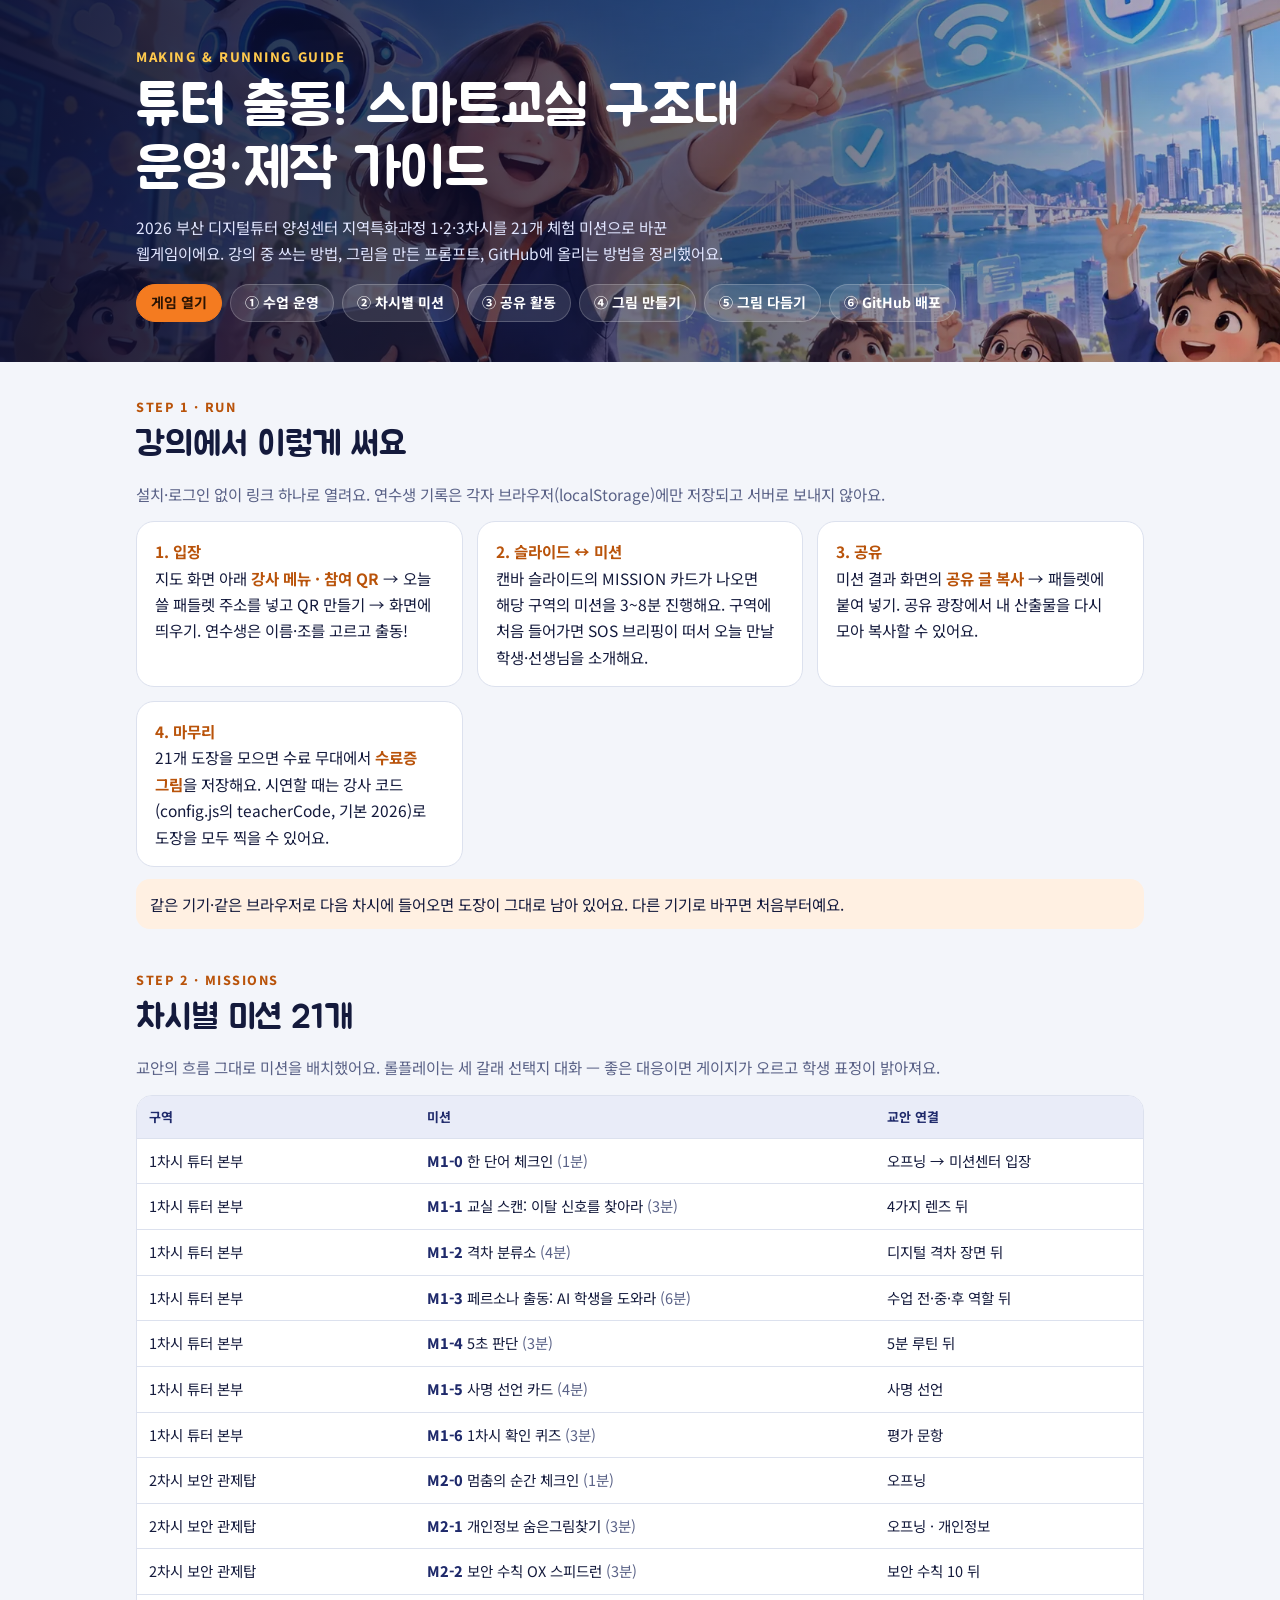
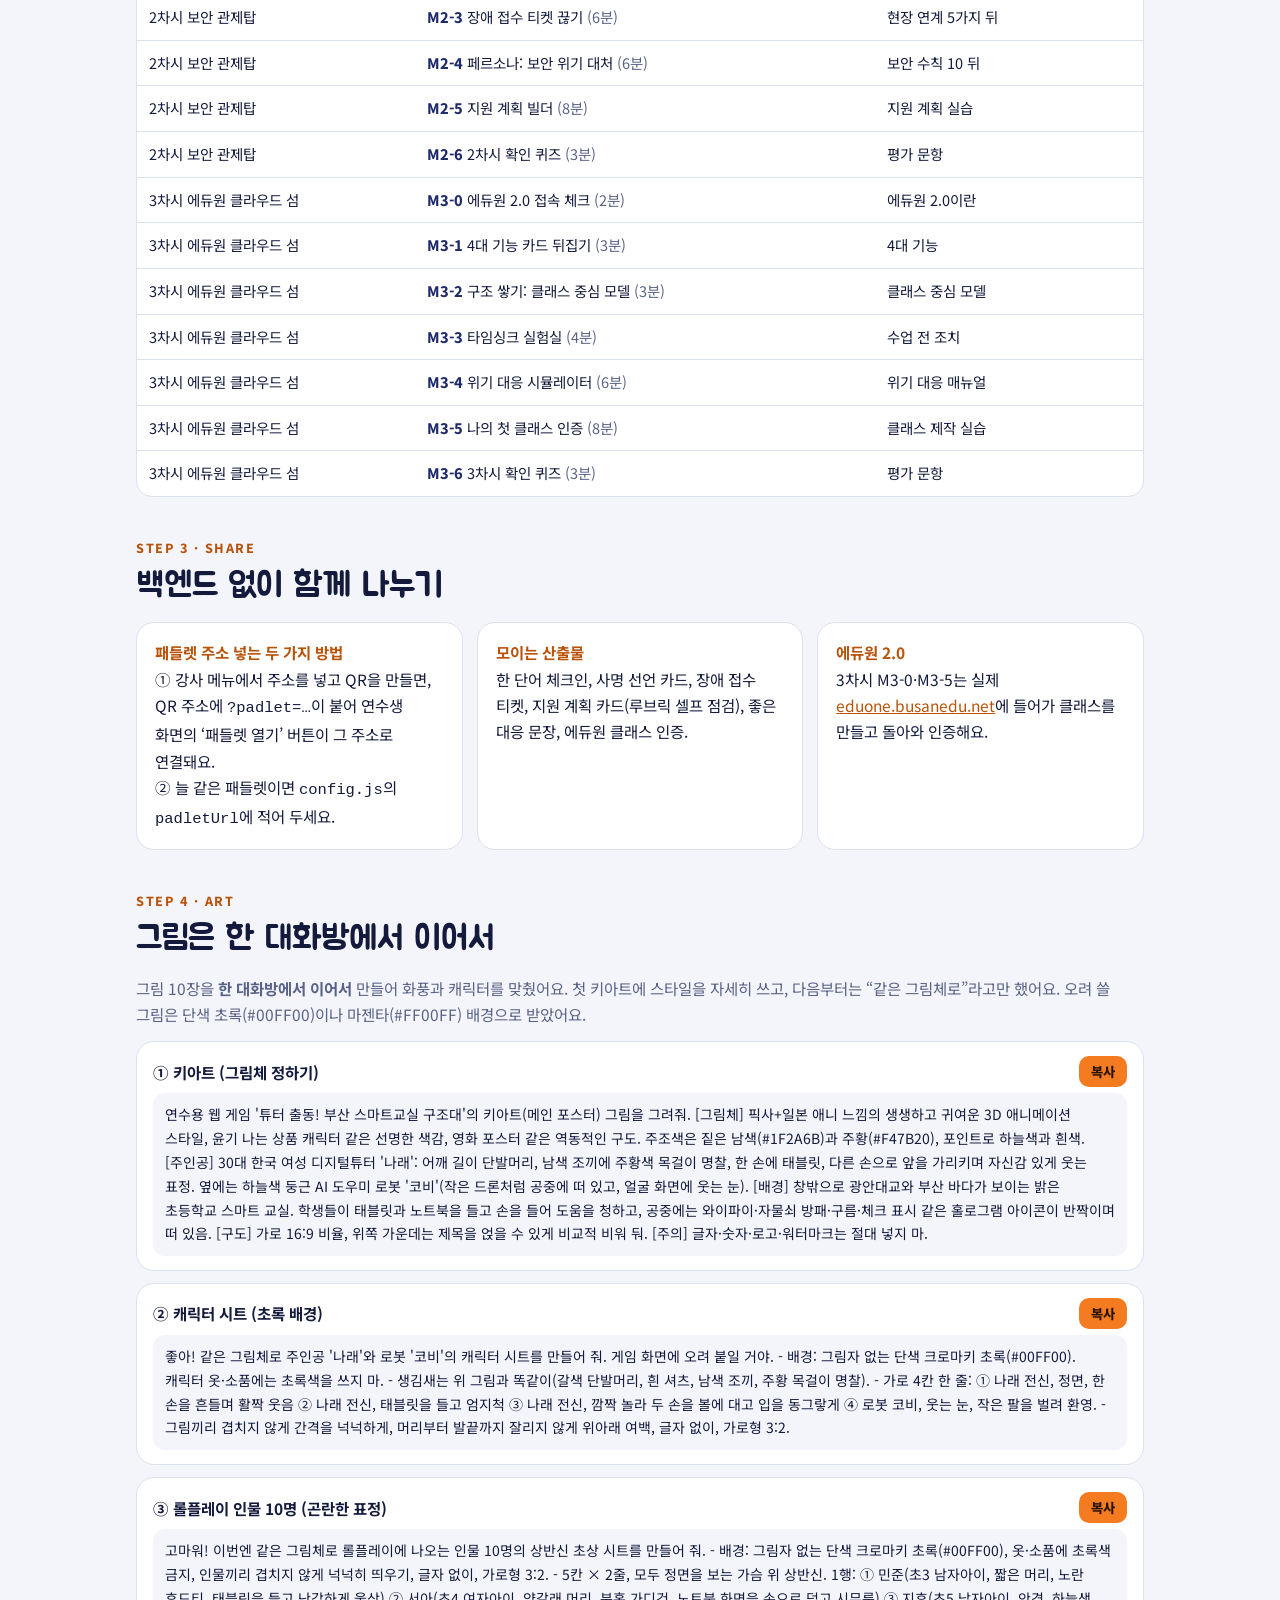
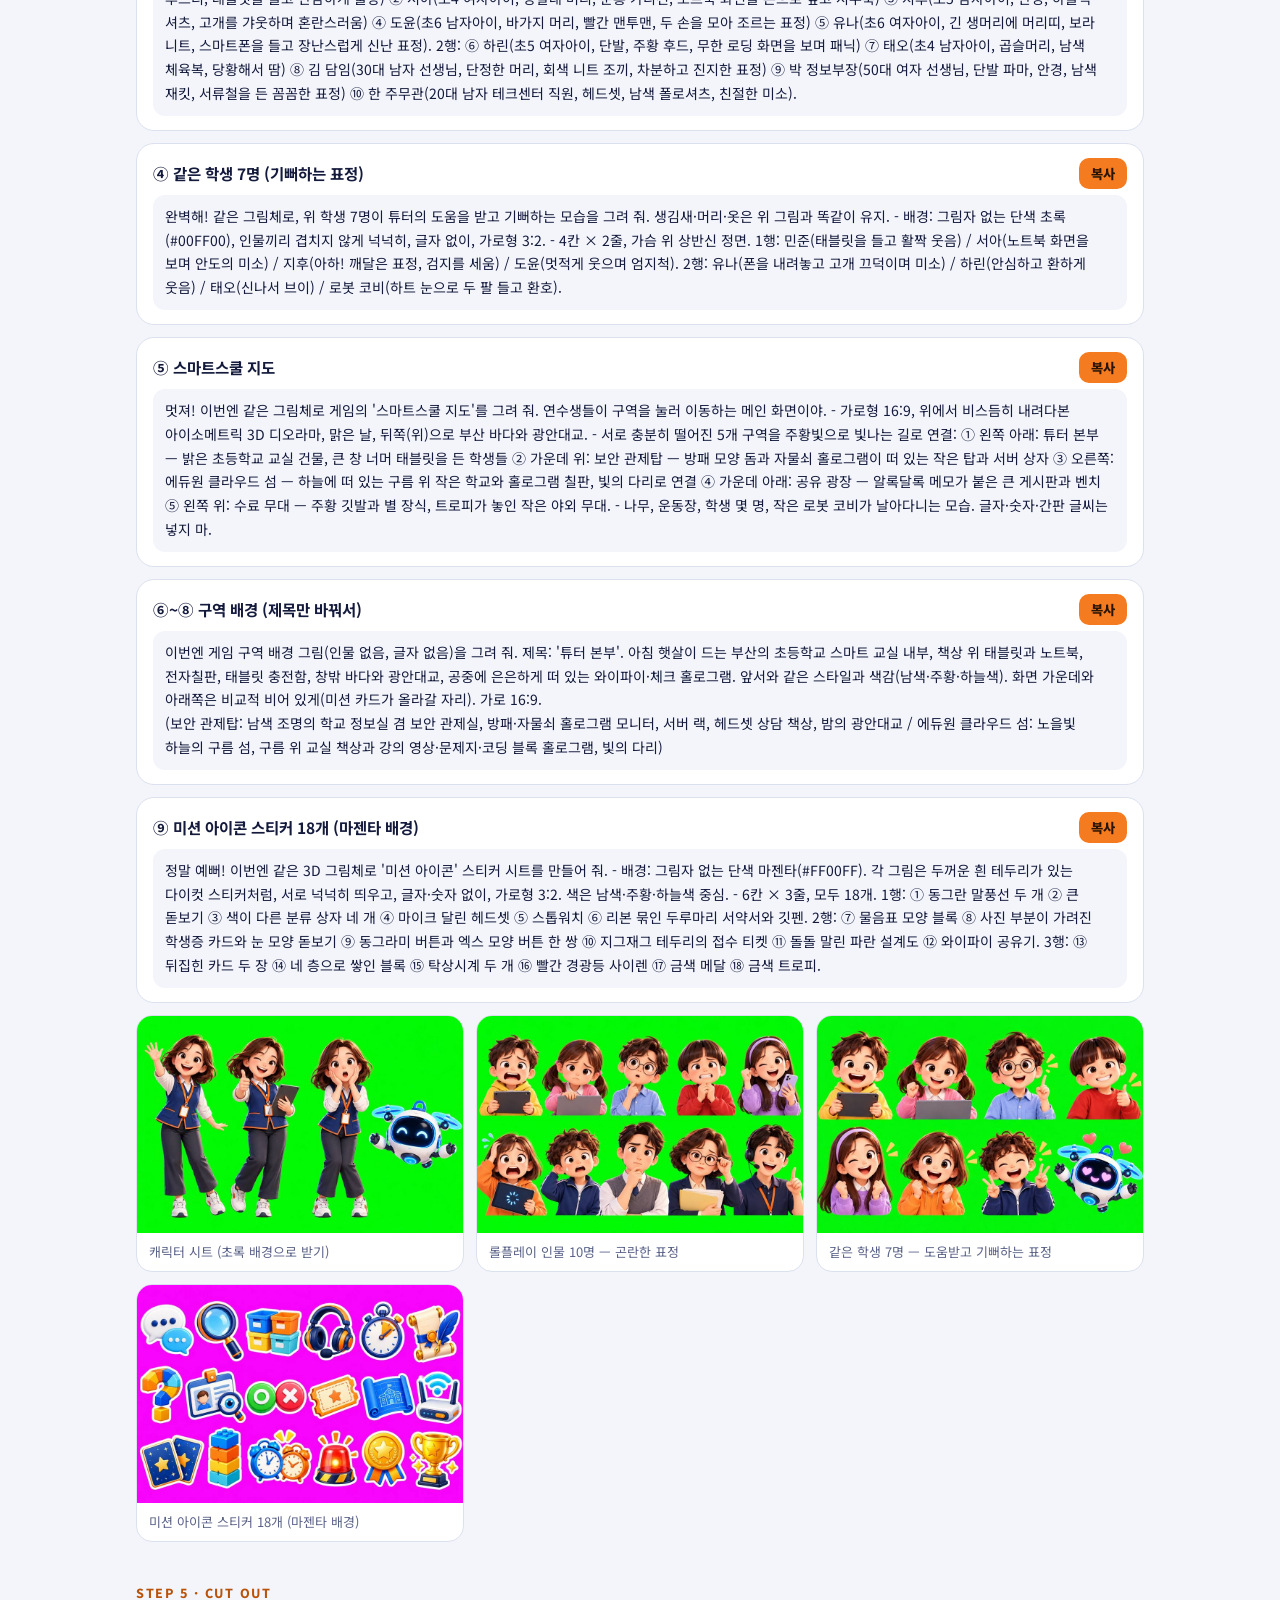
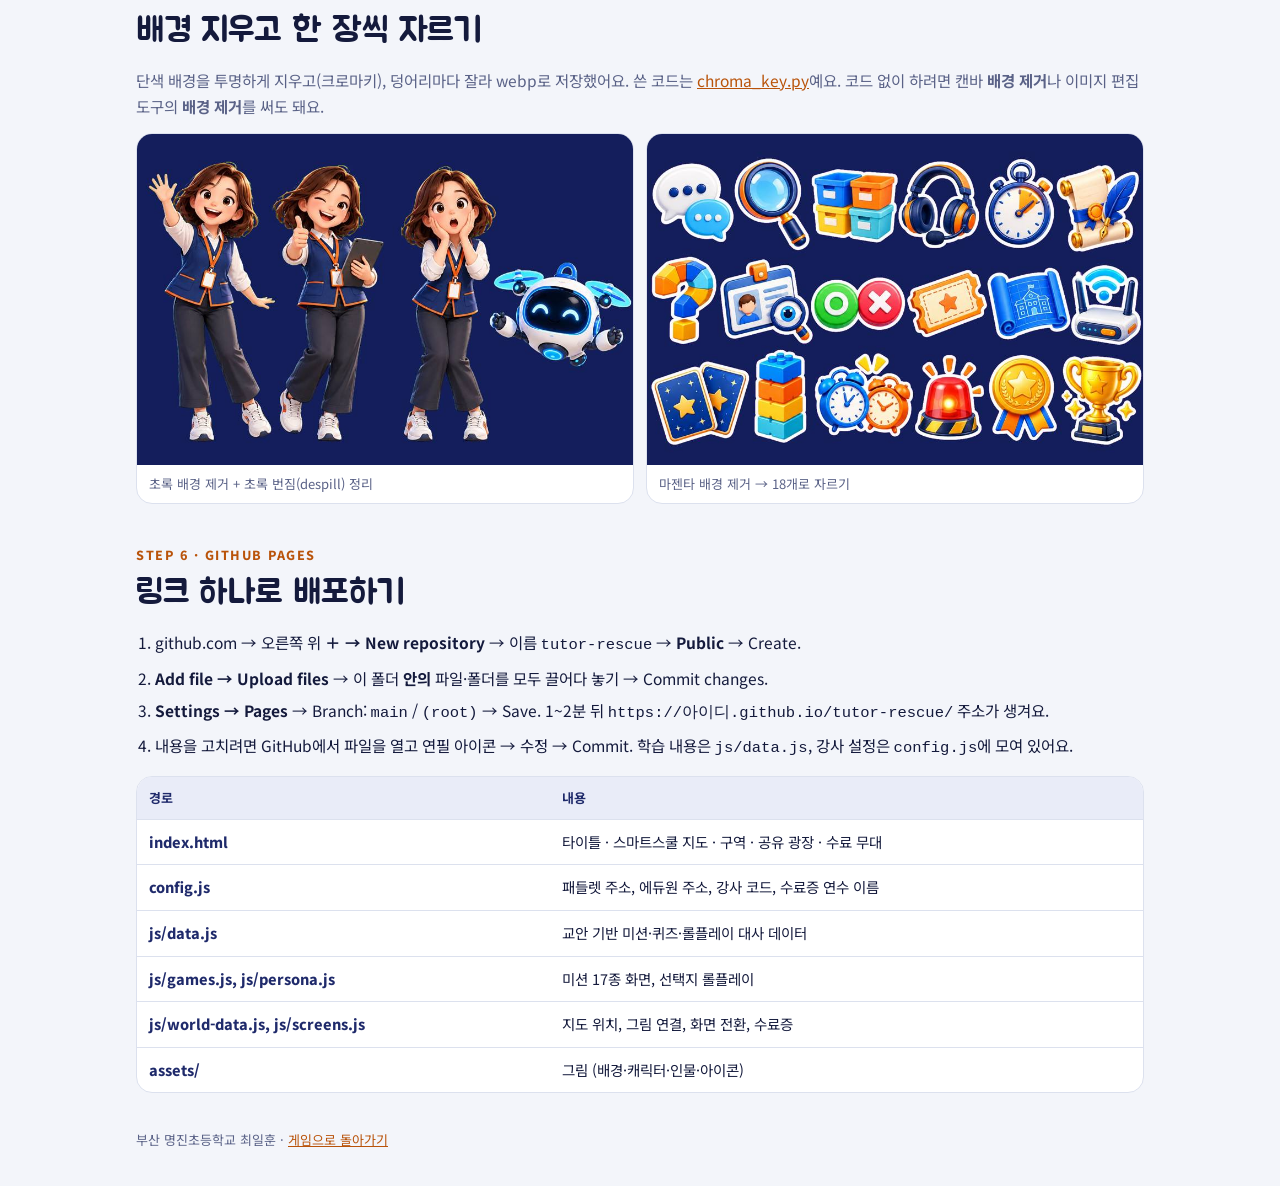
<file: guide/index.html>
<!doctype html>
<html lang="ko">
<head>
<meta charset="utf-8">
<meta name="viewport" content="width=device-width, initial-scale=1, viewport-fit=cover">
<title>튜터 출동 운영 가이드</title>
<meta name="description" content="튜터 출동! 스마트교실 구조대 — 강의 운영 방법, 그림 프롬프트, GitHub Pages 배포 방법">
<link rel="icon" href="../assets/char/kobi_icon.png">
<link rel="preconnect" href="https://fonts.googleapis.com">
<link rel="preconnect" href="https://fonts.gstatic.com" crossorigin>
<link rel="stylesheet" href="https://fonts.googleapis.com/css2?family=Jua&family=Noto+Sans+KR:wght@400;500;700;800&display=swap">
<style>
:root{--bg:#F3F5FA;--paper:#fff;--ink:#141A3C;--muted:#5A6287;--line:#DCE1EE;--navy:#1F2A6B;--navy-soft:#E9ECF8;--orange:#F47B20;--orange-ink:#B9530A;--orange-soft:#FFF0E2;--deep:#0E1440}
@media (prefers-color-scheme: dark){:root:not([data-theme="light"]){--bg:#0D1230;--paper:#161D45;--ink:#E9ECF8;--muted:#9EA7CF;--line:#2A3368;--navy:#8FA2FF;--navy-soft:#1E2752;--orange-ink:#FFB27A;--orange-soft:#3A2614;color-scheme:dark}}
:root[data-theme="dark"]{--bg:#0D1230;--paper:#161D45;--ink:#E9ECF8;--muted:#9EA7CF;--line:#2A3368;--navy:#8FA2FF;--navy-soft:#1E2752;--orange-ink:#FFB27A;--orange-soft:#3A2614;color-scheme:dark}
*{box-sizing:border-box}
body{margin:0;background:var(--bg);color:var(--ink);font-family:"Noto Sans KR","Apple SD Gothic Neo","Malgun Gothic",system-ui,sans-serif;font-size:15.5px;line-height:1.7;word-break:keep-all;overflow-wrap:break-word}
a{color:var(--orange-ink)}
.hero{position:relative;color:#fff;background:#1B2466 url("../assets/bg/keyart.webp") center/cover no-repeat}
.hero::before{content:"";position:absolute;inset:0;background:linear-gradient(90deg,rgba(10,14,48,.93),rgba(10,14,48,.6) 60%,rgba(10,14,48,.2))}
.wrap{max-width:1040px;margin:0 auto;padding-left:max(16px,env(safe-area-inset-left,0px));padding-right:max(16px,env(safe-area-inset-right,0px))}
.hero .wrap{position:relative;padding-block:46px 40px}
.kick{font-weight:800;letter-spacing:.12em;color:#FFC94D;font-size:13px}
h1{font-family:Jua,"Noto Sans KR",sans-serif;font-weight:400;font-size:clamp(34px,5.6vw,56px);line-height:1.12;margin:8px 0 12px;text-wrap:balance}
.hero p{max-width:620px;color:#E1E6FF;margin:0}
.toc{display:flex;gap:8px;flex-wrap:wrap;margin-top:18px}
.toc a{color:#fff;text-decoration:none;background:rgba(255,255,255,.12);border:1px solid rgba(255,255,255,.2);border-radius:999px;padding:6px 14px;font-weight:700;font-size:14px}
.toc a.go{background:#F47B20;border-color:#F47B20;color:#2A1404}
section{padding-block:34px 6px}
h2{font-family:Jua,"Noto Sans KR",sans-serif;font-weight:400;font-size:clamp(26px,3.4vw,34px);margin:0 0 6px;text-wrap:balance}
h2 small{display:block;font-family:"Noto Sans KR";font-size:12.5px;font-weight:800;letter-spacing:.12em;color:var(--orange-ink)}
h3{font-size:17px;margin:18px 0 6px}
.lead{color:var(--muted);margin:0 0 14px}
.tbl{overflow-x:auto;border:1px solid var(--line);border-radius:16px;background:var(--paper)}
table{border-collapse:collapse;width:100%;min-width:640px;font-size:14.5px}
th,td{text-align:left;padding:10px 12px;border-bottom:1px solid var(--line);vertical-align:top}
th{background:var(--navy-soft);color:var(--navy);font-size:13px}
tr:last-child td{border-bottom:0}
.code{font-weight:800;color:var(--navy);white-space:nowrap}
.cards{display:grid;grid-template-columns:repeat(auto-fit,minmax(250px,1fr));gap:14px}
.card{background:var(--paper);border:1px solid var(--line);border-radius:18px;padding:16px 18px;min-width:0}
.card b{color:var(--orange-ink)}
.prompt{background:var(--paper);border:1px solid var(--line);border-radius:18px;padding:14px 16px;margin-bottom:12px;min-width:0}
.prompt .ph{display:flex;align-items:center;gap:10px;margin-bottom:6px}
.prompt .ph b{font-size:15.5px}
.prompt .ph button{margin-left:auto;appearance:none;border:0;background:var(--orange);color:#2A1404;font-weight:800;border-radius:10px;padding:6px 12px;cursor:pointer;font-family:inherit}
.prompt pre{margin:0;white-space:pre-wrap;font-family:inherit;font-size:14px;color:var(--ink);background:var(--bg);border-radius:12px;padding:10px 12px}
.shots{display:grid;grid-template-columns:repeat(auto-fit,minmax(260px,1fr));gap:12px}
.shots figure{margin:0;background:var(--paper);border:1px solid var(--line);border-radius:16px;overflow:hidden}
.shots img{display:block;width:100%;height:auto}
.shots figcaption{padding:8px 12px;font-size:13px;color:var(--muted)}
ol.steps{padding-left:1.2em;margin:0}
ol.steps li{margin:6px 0}
.note{background:var(--orange-soft);border-radius:14px;padding:12px 14px;margin-top:12px}
footer{padding-block:30px 40px;color:var(--muted);font-size:13px}
img{max-width:100%}
</style>
</head>
<body>
<header class="hero"><div class="wrap">
  <div class="kick">MAKING &amp; RUNNING GUIDE</div>
  <h1>튜터 출동! 스마트교실 구조대<br>운영·제작 가이드</h1>
  <p>2026 부산 디지털튜터 양성센터 지역특화과정 1·2·3차시를 21개 체험 미션으로 바꾼 웹게임이에요. 강의 중 쓰는 방법, 그림을 만든 프롬프트, GitHub에 올리는 방법을 정리했어요.</p>
  <nav class="toc" aria-label="목차"><a class="go" href="../">게임 열기</a><a href="#run">① 수업 운영</a><a href="#map">② 차시별 미션</a><a href="#share">③ 공유 활동</a><a href="#art">④ 그림 만들기</a><a href="#key">⑤ 그림 다듬기</a><a href="#deploy">⑥ GitHub 배포</a></nav>
</div></header>

<main class="wrap">
<section id="run">
  <h2><small>STEP 1 · RUN</small>강의에서 이렇게 써요</h2>
  <p class="lead">설치·로그인 없이 링크 하나로 열려요. 연수생 기록은 각자 브라우저(localStorage)에만 저장되고 서버로 보내지 않아요.</p>
  <div class="cards">
    <div class="card"><b>1. 입장</b><br>지도 화면 아래 <b>강사 메뉴 · 참여 QR</b> → 오늘 쓸 패들렛 주소를 넣고 QR 만들기 → 화면에 띄우기. 연수생은 이름·조를 고르고 출동!</div>
    <div class="card"><b>2. 슬라이드 ↔ 미션</b><br>캔바 슬라이드의 MISSION 카드가 나오면 해당 구역의 미션을 3~8분 진행해요. 구역에 처음 들어가면 SOS 브리핑이 떠서 오늘 만날 학생·선생님을 소개해요.</div>
    <div class="card"><b>3. 공유</b><br>미션 결과 화면의 <b>공유 글 복사</b> → 패들렛에 붙여 넣기. 공유 광장에서 내 산출물을 다시 모아 복사할 수 있어요.</div>
    <div class="card"><b>4. 마무리</b><br>21개 도장을 모으면 수료 무대에서 <b>수료증 그림</b>을 저장해요. 시연할 때는 강사 코드(config.js의 teacherCode, 기본 2026)로 도장을 모두 찍을 수 있어요.</div>
  </div>
  <div class="note">같은 기기·같은 브라우저로 다음 차시에 들어오면 도장이 그대로 남아 있어요. 다른 기기로 바꾸면 처음부터예요.</div>
</section>

<section id="map">
  <h2><small>STEP 2 · MISSIONS</small>차시별 미션 21개</h2>
  <p class="lead">교안의 흐름 그대로 미션을 배치했어요. 롤플레이는 세 갈래 선택지 대화 — 좋은 대응이면 게이지가 오르고 학생 표정이 밝아져요.</p>
  <div class="tbl"><table>
    <thead><tr><th>구역</th><th>미션</th><th>교안 연결</th></tr></thead>
    <tbody id="mtable"></tbody>
  </table></div>
</section>

<section id="share">
  <h2><small>STEP 3 · SHARE</small>백엔드 없이 함께 나누기</h2>
  <div class="cards">
    <div class="card"><b>패들렛 주소 넣는 두 가지 방법</b><br>① 강사 메뉴에서 주소를 넣고 QR을 만들면, QR 주소에 <code>?padlet=…</code>이 붙어 연수생 화면의 ‘패들렛 열기’ 버튼이 그 주소로 연결돼요.<br>② 늘 같은 패들렛이면 <code>config.js</code>의 <code>padletUrl</code>에 적어 두세요.</div>
    <div class="card"><b>모이는 산출물</b><br>한 단어 체크인, 사명 선언 카드, 장애 접수 티켓, 지원 계획 카드(루브릭 셀프 점검), 좋은 대응 문장, 에듀원 클래스 인증.</div>
    <div class="card"><b>에듀원 2.0</b><br>3차시 M3-0·M3-5는 실제 <a href="https://eduone.busanedu.net" target="_blank" rel="noopener">eduone.busanedu.net</a>에 들어가 클래스를 만들고 돌아와 인증해요.</div>
  </div>
</section>

<section id="art">
  <h2><small>STEP 4 · ART</small>그림은 한 대화방에서 이어서</h2>
  <p class="lead">그림 10장을 <b>한 대화방에서 이어서</b> 만들어 화풍과 캐릭터를 맞췄어요. 첫 키아트에 스타일을 자세히 쓰고, 다음부터는 “같은 그림체로”라고만 했어요. 오려 쓸 그림은 단색 초록(#00FF00)이나 마젠타(#FF00FF) 배경으로 받았어요.</p>
  <div id="prompts"></div>
  <div class="shots">
    <figure><img src="img/sheet_tutor.jpg" alt="초록 배경의 나래 튜터와 코비 캐릭터 시트" loading="lazy"><figcaption>캐릭터 시트 (초록 배경으로 받기)</figcaption></figure>
    <figure><img src="img/sheet_people.jpg" alt="학생과 선생님 10명 초상 시트" loading="lazy"><figcaption>롤플레이 인물 10명 — 곤란한 표정</figcaption></figure>
    <figure><img src="img/sheet_happy.jpg" alt="학생 7명이 기뻐하는 초상 시트" loading="lazy"><figcaption>같은 학생 7명 — 도움받고 기뻐하는 표정</figcaption></figure>
    <figure><img src="img/sheet_icons.jpg" alt="마젠타 배경의 미션 아이콘 스티커 18개" loading="lazy"><figcaption>미션 아이콘 스티커 18개 (마젠타 배경)</figcaption></figure>
  </div>
</section>

<section id="key">
  <h2><small>STEP 5 · CUT OUT</small>배경 지우고 한 장씩 자르기</h2>
  <p class="lead">단색 배경을 투명하게 지우고(크로마키), 덩어리마다 잘라 webp로 저장했어요. 쓴 코드는 <a href="chroma_key.py">chroma_key.py</a>예요. 코드 없이 하려면 캔바 <b>배경 제거</b>나 이미지 편집 도구의 <b>배경 제거</b>를 써도 돼요.</p>
  <div class="shots">
    <figure><img src="img/sheet_tutor_after.jpg" alt="배경을 지운 캐릭터 시트" loading="lazy"><figcaption>초록 배경 제거 + 초록 번짐(despill) 정리</figcaption></figure>
    <figure><img src="img/sheet_icons_after.jpg" alt="배경을 지운 아이콘 시트" loading="lazy"><figcaption>마젠타 배경 제거 → 18개로 자르기</figcaption></figure>
  </div>
</section>

<section id="deploy">
  <h2><small>STEP 6 · GITHUB PAGES</small>링크 하나로 배포하기</h2>
  <ol class="steps">
    <li>github.com → 오른쪽 위 <b>＋ → New repository</b> → 이름 <code>tutor-rescue</code> → <b>Public</b> → Create.</li>
    <li><b>Add file → Upload files</b> → 이 폴더 <b>안의</b> 파일·폴더를 모두 끌어다 놓기 → Commit changes.</li>
    <li><b>Settings → Pages</b> → Branch: <code>main</code> / <code>(root)</code> → Save. 1~2분 뒤 <code>https://아이디.github.io/tutor-rescue/</code> 주소가 생겨요.</li>
    <li>내용을 고치려면 GitHub에서 파일을 열고 연필 아이콘 → 수정 → Commit. 학습 내용은 <code>js/data.js</code>, 강사 설정은 <code>config.js</code>에 모여 있어요.</li>
  </ol>
  <div class="tbl" style="margin-top:14px"><table>
    <thead><tr><th>경로</th><th>내용</th></tr></thead>
    <tbody>
      <tr><td class="code">index.html</td><td>타이틀 · 스마트스쿨 지도 · 구역 · 공유 광장 · 수료 무대</td></tr>
      <tr><td class="code">config.js</td><td>패들렛 주소, 에듀원 주소, 강사 코드, 수료증 연수 이름</td></tr>
      <tr><td class="code">js/data.js</td><td>교안 기반 미션·퀴즈·롤플레이 대사 데이터</td></tr>
      <tr><td class="code">js/games.js, js/persona.js</td><td>미션 17종 화면, 선택지 롤플레이</td></tr>
      <tr><td class="code">js/world-data.js, js/screens.js</td><td>지도 위치, 그림 연결, 화면 전환, 수료증</td></tr>
      <tr><td class="code">assets/</td><td>그림 (배경·캐릭터·인물·아이콘)</td></tr>
    </tbody>
  </table></div>
</section>
</main>
<footer class="wrap">부산 명진초등학교 최일훈 · <a href="../">게임으로 돌아가기</a></footer>

<script src="../js/data.js"></script>
<script>
const ZN = {s1: "1차시 튜터 본부", s2: "2차시 보안 관제탑", s4: "3차시 에듀원 클라우드 섬"};
const LINK = {
  "m1-0":"오프닝 → 미션센터 입장","m1-1":"4가지 렌즈 뒤","m1-2":"디지털 격차 장면 뒤","m1-3":"수업 전·중·후 역할 뒤","m1-4":"5분 루틴 뒤","m1-5":"사명 선언","m1-6":"평가 문항",
  "m2-0":"오프닝","m2-1":"오프닝 · 개인정보","m2-2":"보안 수칙 10 뒤","m2-3":"현장 연계 5가지 뒤","m2-4":"보안 수칙 10 뒤","m2-5":"지원 계획 실습","m2-6":"평가 문항",
  "m4-0":"에듀원 2.0이란","m4-1":"4대 기능","m4-2":"클래스 중심 모델","m4-3":"수업 전 조치","m4-4":"위기 대응 매뉴얼","m4-5":"클래스 제작 실습","m4-6":"평가 문항"};
const esc = v => String(v).replace(/[&<>"']/g, c => ({"&":"&amp;","<":"&lt;",">":"&gt;",'"':"&quot;","'":"&#39;"}[c]));
document.getElementById("mtable").innerHTML = MISSIONS.map(m => `<tr><td>${ZN[m.s]}</td><td><span class="code">${m.code}</span> ${esc(m.title)} <span style="color:var(--muted)">(${esc(m.time)})</span></td><td>${esc(LINK[m.id] || "")}</td></tr>`).join("");
const PROMPTS = [
  ["① 키아트 (그림체 정하기)", "연수용 웹 게임 '튜터 출동! 부산 스마트교실 구조대'의 키아트(메인 포스터) 그림을 그려줘. [그림체] 픽사+일본 애니 느낌의 생생하고 귀여운 3D 애니메이션 스타일, 윤기 나는 상품 캐릭터 같은 선명한 색감, 영화 포스터 같은 역동적인 구도. 주조색은 짙은 남색(#1F2A6B)과 주황(#F47B20), 포인트로 하늘색과 흰색. [주인공] 30대 한국 여성 디지털튜터 '나래': 어깨 길이 단발머리, 남색 조끼에 주황색 목걸이 명찰, 한 손에 태블릿, 다른 손으로 앞을 가리키며 자신감 있게 웃는 표정. 옆에는 하늘색 둥근 AI 도우미 로봇 '코비'(작은 드론처럼 공중에 떠 있고, 얼굴 화면에 웃는 눈). [배경] 창밖으로 광안대교와 부산 바다가 보이는 밝은 초등학교 스마트 교실. 학생들이 태블릿과 노트북을 들고 손을 들어 도움을 청하고, 공중에는 와이파이·자물쇠 방패·구름·체크 표시 같은 홀로그램 아이콘이 반짝이며 떠 있음. [구도] 가로 16:9 비율, 위쪽 가운데는 제목을 얹을 수 있게 비교적 비워 둬. [주의] 글자·숫자·로고·워터마크는 절대 넣지 마."],
  ["② 캐릭터 시트 (초록 배경)", "좋아! 같은 그림체로 주인공 '나래'와 로봇 '코비'의 캐릭터 시트를 만들어 줘. 게임 화면에 오려 붙일 거야. - 배경: 그림자 없는 단색 크로마키 초록(#00FF00). 캐릭터 옷·소품에는 초록색을 쓰지 마. - 생김새는 위 그림과 똑같이(갈색 단발머리, 흰 셔츠, 남색 조끼, 주황 목걸이 명찰). - 가로 4칸 한 줄: ① 나래 전신, 정면, 한 손을 흔들며 활짝 웃음 ② 나래 전신, 태블릿을 들고 엄지척 ③ 나래 전신, 깜짝 놀라 두 손을 볼에 대고 입을 동그랗게 ④ 로봇 코비, 웃는 눈, 작은 팔을 벌려 환영. - 그림끼리 겹치지 않게 간격을 넉넉하게, 머리부터 발끝까지 잘리지 않게 위아래 여백, 글자 없이, 가로형 3:2."],
  ["③ 롤플레이 인물 10명 (곤란한 표정)", "고마워! 이번엔 같은 그림체로 롤플레이에 나오는 인물 10명의 상반신 초상 시트를 만들어 줘. - 배경: 그림자 없는 단색 크로마키 초록(#00FF00), 옷·소품에 초록색 금지, 인물끼리 겹치지 않게 넉넉히 띄우기, 글자 없이, 가로형 3:2. - 5칸 × 2줄, 모두 정면을 보는 가슴 위 상반신. 1행: ① 민준(초3 남자아이, 짧은 머리, 노란 후드티, 태블릿을 들고 난감하게 울상) ② 서아(초4 여자아이, 양갈래 머리, 분홍 가디건, 노트북 화면을 손으로 덮고 시무룩) ③ 지후(초5 남자아이, 안경, 하늘색 셔츠, 고개를 갸웃하며 혼란스러움) ④ 도윤(초6 남자아이, 바가지 머리, 빨간 맨투맨, 두 손을 모아 조르는 표정) ⑤ 유나(초6 여자아이, 긴 생머리에 머리띠, 보라 니트, 스마트폰을 들고 장난스럽게 신난 표정). 2행: ⑥ 하린(초5 여자아이, 단발, 주황 후드, 무한 로딩 화면을 보며 패닉) ⑦ 태오(초4 남자아이, 곱슬머리, 남색 체육복, 당황해서 땀) ⑧ 김 담임(30대 남자 선생님, 단정한 머리, 회색 니트 조끼, 차분하고 진지한 표정) ⑨ 박 정보부장(50대 여자 선생님, 단발 파마, 안경, 남색 재킷, 서류철을 든 꼼꼼한 표정) ⑩ 한 주무관(20대 남자 테크센터 직원, 헤드셋, 남색 폴로셔츠, 친절한 미소)."],
  ["④ 같은 학생 7명 (기뻐하는 표정)", "완벽해! 같은 그림체로, 위 학생 7명이 튜터의 도움을 받고 기뻐하는 모습을 그려 줘. 생김새·머리·옷은 위 그림과 똑같이 유지. - 배경: 그림자 없는 단색 초록(#00FF00), 인물끼리 겹치지 않게 넉넉히, 글자 없이, 가로형 3:2. - 4칸 × 2줄, 가슴 위 상반신 정면. 1행: 민준(태블릿을 들고 활짝 웃음) / 서아(노트북 화면을 보며 안도의 미소) / 지후(아하! 깨달은 표정, 검지를 세움) / 도윤(멋적게 웃으며 엄지척). 2행: 유나(폰을 내려놓고 고개 끄덕이며 미소) / 하린(안심하고 환하게 웃음) / 태오(신나서 브이) / 로봇 코비(하트 눈으로 두 팔 들고 환호)."],
  ["⑤ 스마트스쿨 지도", "멋져! 이번엔 같은 그림체로 게임의 '스마트스쿨 지도'를 그려 줘. 연수생들이 구역을 눌러 이동하는 메인 화면이야. - 가로형 16:9, 위에서 비스듬히 내려다본 아이소메트릭 3D 디오라마, 맑은 날, 뒤쪽(위)으로 부산 바다와 광안대교. - 서로 충분히 떨어진 5개 구역을 주황빛으로 빛나는 길로 연결: ① 왼쪽 아래: 튜터 본부 — 밝은 초등학교 교실 건물, 큰 창 너머 태블릿을 든 학생들 ② 가운데 위: 보안 관제탑 — 방패 모양 돔과 자물쇠 홀로그램이 떠 있는 작은 탑과 서버 상자 ③ 오른쪽: 에듀원 클라우드 섬 — 하늘에 떠 있는 구름 위 작은 학교와 홀로그램 칠판, 빛의 다리로 연결 ④ 가운데 아래: 공유 광장 — 알록달록 메모가 붙은 큰 게시판과 벤치 ⑤ 왼쪽 위: 수료 무대 — 주황 깃발과 별 장식, 트로피가 놓인 작은 야외 무대. - 나무, 운동장, 학생 몇 명, 작은 로봇 코비가 날아다니는 모습. 글자·숫자·간판 글씨는 넣지 마."],
  ["⑥~⑧ 구역 배경 (제목만 바꿔서)", "이번엔 게임 구역 배경 그림(인물 없음, 글자 없음)을 그려 줘. 제목: '튜터 본부'. 아침 햇살이 드는 부산의 초등학교 스마트 교실 내부, 책상 위 태블릿과 노트북, 전자칠판, 태블릿 충전함, 창밖 바다와 광안대교, 공중에 은은하게 떠 있는 와이파이·체크 홀로그램. 앞서와 같은 스타일과 색감(남색·주황·하늘색). 화면 가운데와 아래쪽은 비교적 비어 있게(미션 카드가 올라갈 자리). 가로 16:9.\n(보안 관제탑: 남색 조명의 학교 정보실 겸 보안 관제실, 방패·자물쇠 홀로그램 모니터, 서버 랙, 헤드셋 상담 책상, 밤의 광안대교 / 에듀원 클라우드 섬: 노을빛 하늘의 구름 섬, 구름 위 교실 책상과 강의 영상·문제지·코딩 블록 홀로그램, 빛의 다리)"],
  ["⑨ 미션 아이콘 스티커 18개 (마젠타 배경)", "정말 예뻐! 이번엔 같은 3D 그림체로 '미션 아이콘' 스티커 시트를 만들어 줘. - 배경: 그림자 없는 단색 마젠타(#FF00FF). 각 그림은 두꺼운 흰 테두리가 있는 다이컷 스티커처럼, 서로 넉넉히 띄우고, 글자·숫자 없이, 가로형 3:2. 색은 남색·주황·하늘색 중심. - 6칸 × 3줄, 모두 18개. 1행: ① 동그란 말풍선 두 개 ② 큰 돋보기 ③ 색이 다른 분류 상자 네 개 ④ 마이크 달린 헤드셋 ⑤ 스톱워치 ⑥ 리본 묶인 두루마리 서약서와 깃펜. 2행: ⑦ 물음표 모양 블록 ⑧ 사진 부분이 가려진 학생증 카드와 눈 모양 돋보기 ⑨ 동그라미 버튼과 엑스 모양 버튼 한 쌍 ⑩ 지그재그 테두리의 접수 티켓 ⑪ 돌돌 말린 파란 설계도 ⑫ 와이파이 공유기. 3행: ⑬ 뒤집힌 카드 두 장 ⑭ 네 층으로 쌓인 블록 ⑮ 탁상시계 두 개 ⑯ 빨간 경광등 사이렌 ⑰ 금색 메달 ⑱ 금색 트로피."]
];
document.getElementById("prompts").innerHTML = PROMPTS.map((p, i) => `<div class="prompt"><div class="ph"><b>${esc(p[0])}</b><button type="button" data-i="${i}">복사</button></div><pre>${esc(p[1])}</pre></div>`).join("");
document.getElementById("prompts").addEventListener("click", async e => {
  const b = e.target.closest("button[data-i]"); if (!b) return;
  const t = PROMPTS[+b.dataset.i][1];
  try { await navigator.clipboard.writeText(t); b.textContent = "복사됨"; } catch (err) { const pre = b.closest(".prompt").querySelector("pre"); const r = document.createRange(); r.selectNodeContents(pre); const s = getSelection(); s.removeAllRanges(); s.addRange(r); b.textContent = "선택됨 · Ctrl+C"; }
  setTimeout(() => b.textContent = "복사", 1600);
});
</script>
</body>
</html>
</file>
